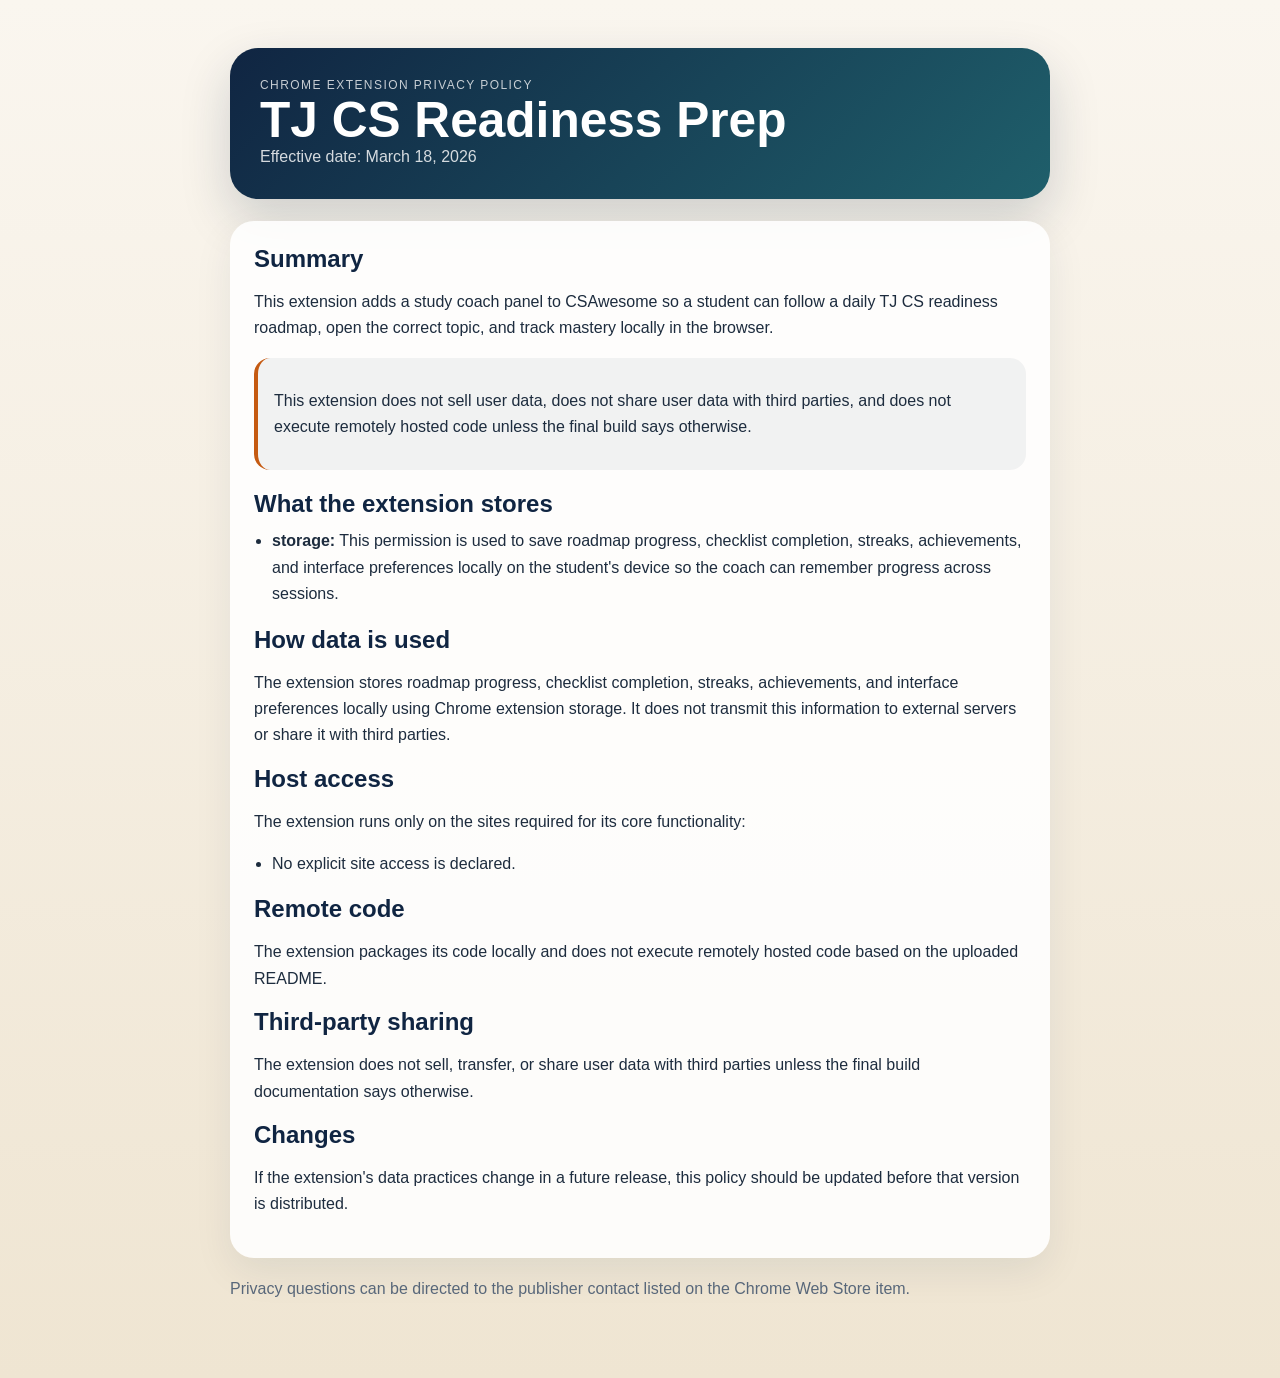
<file: privacy-policy-tj-cs-readiness-prep.html>
<!doctype html>
<html lang="en">
  <head>
    <meta charset="utf-8">
    <meta name="viewport" content="width=device-width, initial-scale=1">
    <title>TJ CS Readiness Prep Privacy Policy</title>
    <style>
      :root { --ink: #1d2c3e; --muted: #58677a; --paper: #fffdf9; --sand: #efe5d2; --navy: #102542; --teal: #1f5f6b; --accent: #c55a11; }
      * { box-sizing: border-box; }
      body { margin: 0; font-family: "Avenir Next", "Segoe UI", sans-serif; color: var(--ink); background: linear-gradient(180deg, #faf6ef, var(--sand)); }
      main { max-width: 860px; margin: 0 auto; padding: 48px 20px 80px; }
      .hero { padding: 28px 30px; border-radius: 28px; color: white; background: linear-gradient(135deg, var(--navy), var(--teal)); box-shadow: 0 20px 50px rgba(16, 37, 66, 0.18); }
      .hero p, .hero h1 { margin: 0; }
      .eyebrow { font-size: 12px; letter-spacing: 0.12em; text-transform: uppercase; opacity: 0.76; }
      h1 { margin-top: 10px; font-size: clamp(2rem, 5vw, 3.1rem); line-height: 0.98; }
      .effective { margin-top: 10px; opacity: 0.82; }
      .card { margin-top: 22px; padding: 24px; background: rgba(255,255,255,0.88); border-radius: 24px; box-shadow: 0 14px 38px rgba(16,37,66,0.08); }
      h2 { margin: 0 0 10px; color: var(--navy); }
      p, li { line-height: 1.65; }
      ul { margin: 0 0 18px 18px; padding: 0; }
      .callout { border-left: 4px solid var(--accent); background: rgba(16, 37, 66, 0.05); border-radius: 16px; padding: 14px 16px; margin: 16px 0 20px; }
      footer { margin-top: 22px; color: var(--muted); }
    </style>
  </head>
  <body>
    <main>
      <section class="hero">
        <p class="eyebrow">Chrome Extension Privacy Policy</p>
        <h1>TJ CS Readiness Prep</h1>
        <p class="effective">Effective date: March 18, 2026</p>
      </section>
      <section class="card">
        <h2>Summary</h2>
        <p>This extension adds a study coach panel to CSAwesome so a student can follow a daily TJ CS readiness roadmap, open the correct topic, and track mastery locally in the browser.</p>
        <div class="callout"><p>This extension does not sell user data, does not share user data with third parties, and does not execute remotely hosted code unless the final build says otherwise.</p></div>
        <h2>What the extension stores</h2>
        <ul><li><strong>storage:</strong> This permission is used to save roadmap progress, checklist completion, streaks, achievements, and interface preferences locally on the student's device so the coach can remember progress across sessions.</li></ul>
        <h2>How data is used</h2>
        <p>The extension stores roadmap progress, checklist completion, streaks, achievements, and interface preferences locally using Chrome extension storage. It does not transmit this information to external servers or share it with third parties.</p>
        <h2>Host access</h2>
        <p>The extension runs only on the sites required for its core functionality:</p>
        <ul><li>No explicit site access is declared.</li></ul>
        <h2>Remote code</h2>
        <p>The extension packages its code locally and does not execute remotely hosted code based on the uploaded README.</p>
        <h2>Third-party sharing</h2>
        <p>The extension does not sell, transfer, or share user data with third parties unless the final build documentation says otherwise.</p>
        <h2>Changes</h2>
        <p>If the extension's data practices change in a future release, this policy should be updated before that version is distributed.</p>
      </section>
      <footer>Privacy questions can be directed to the publisher contact listed on the Chrome Web Store item.</footer>
    </main>
  </body>
</html>
</file>
